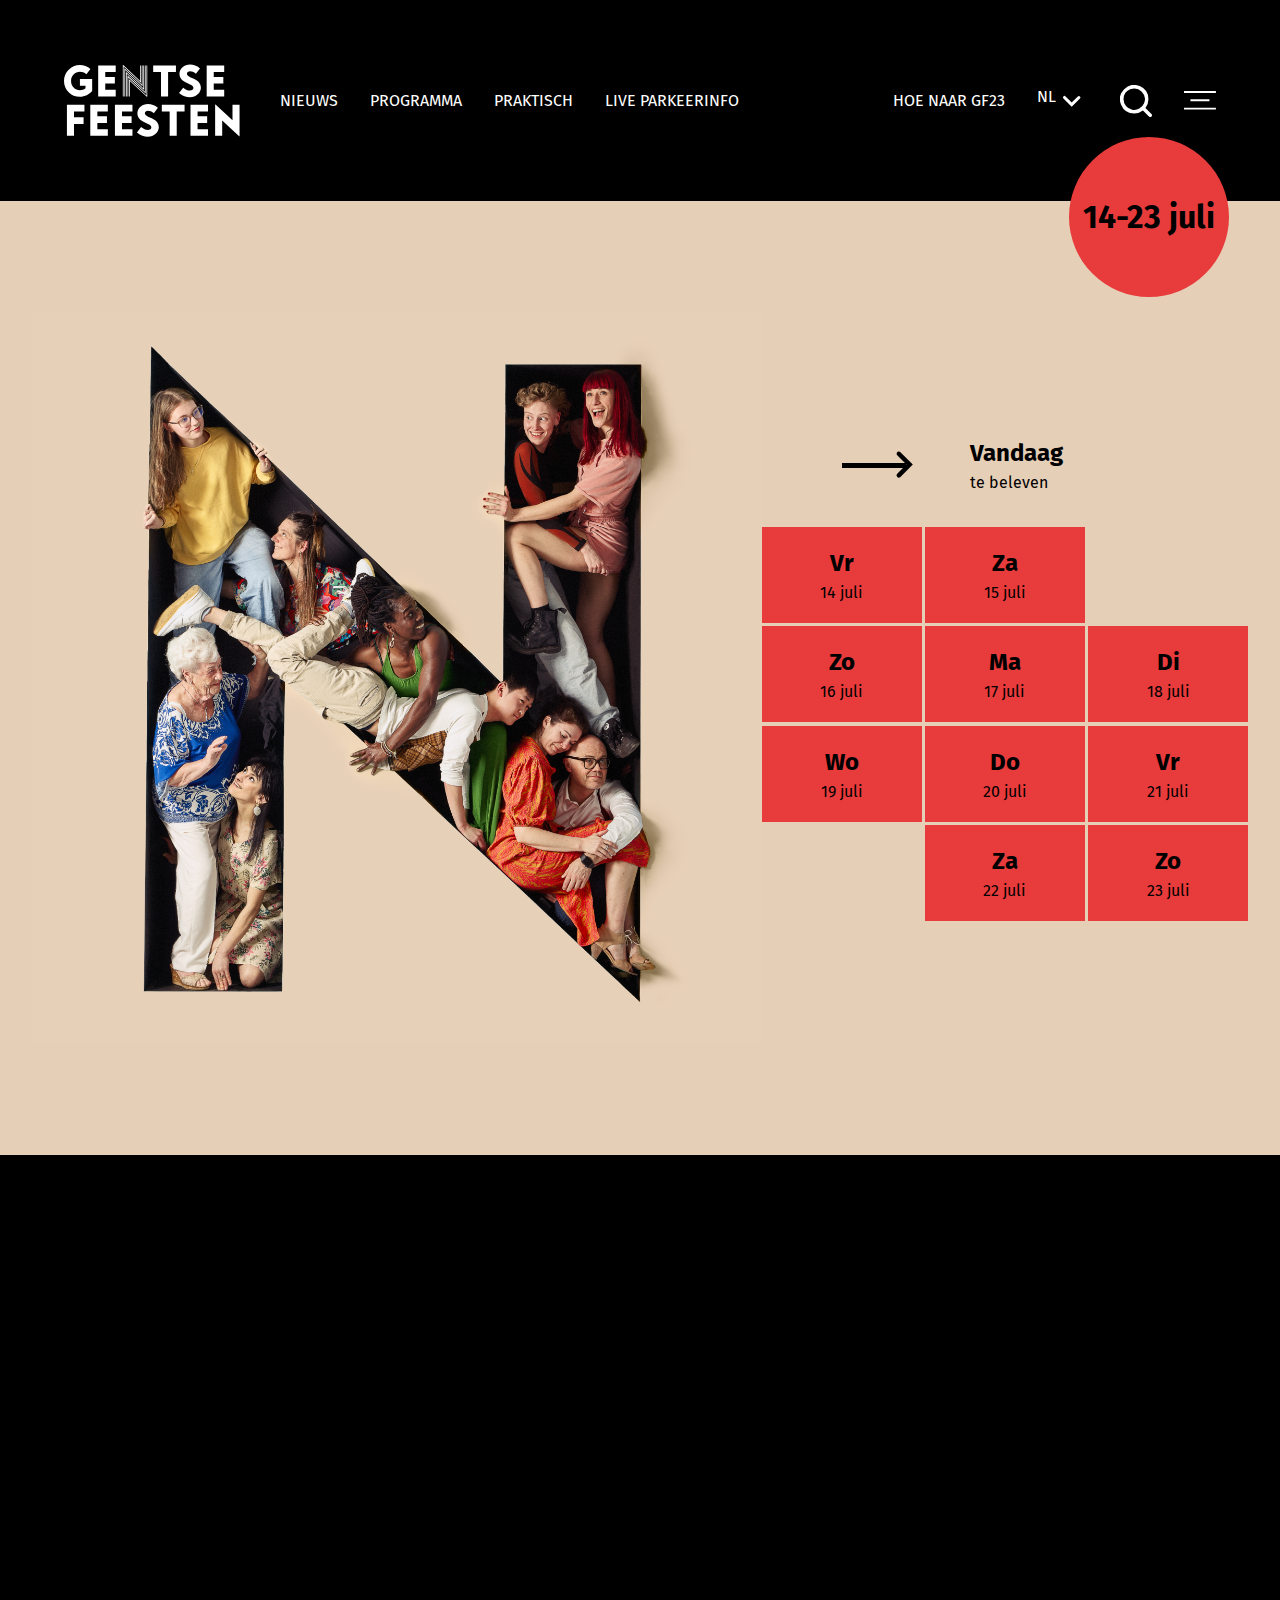
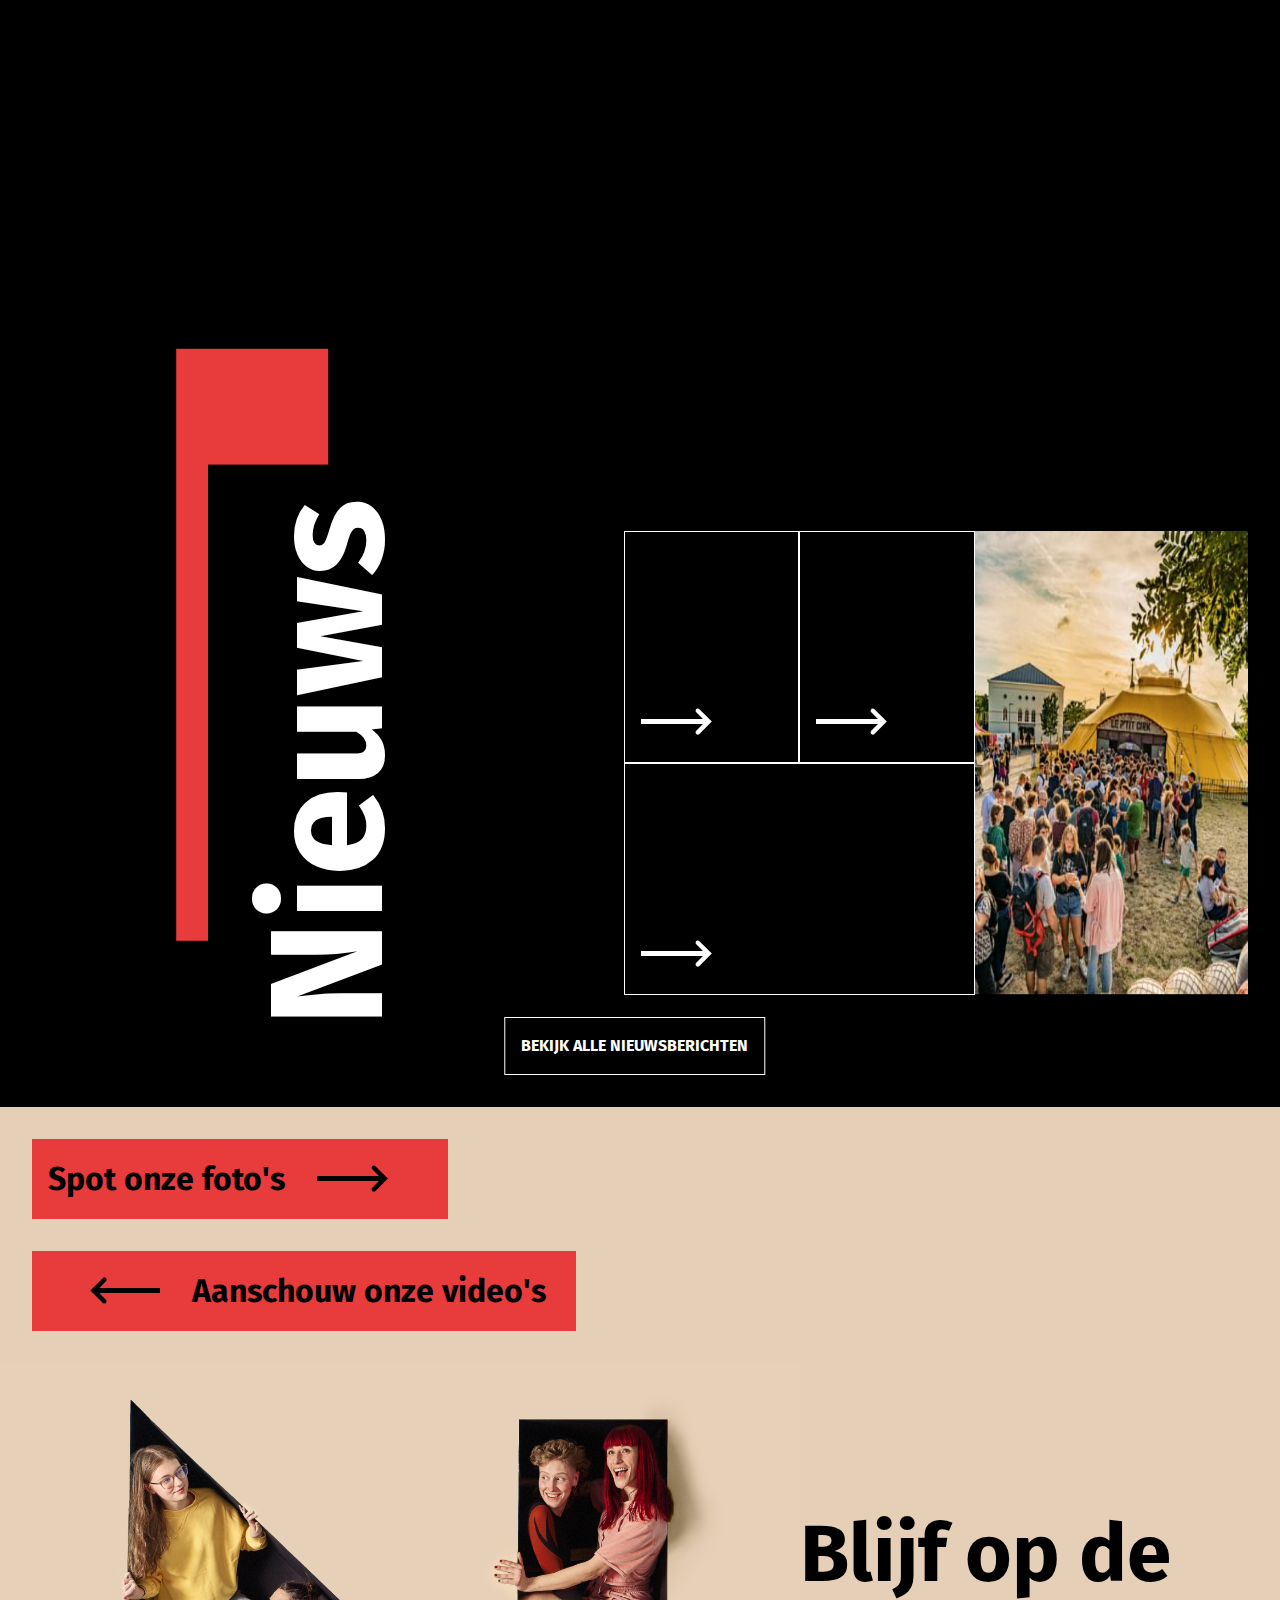
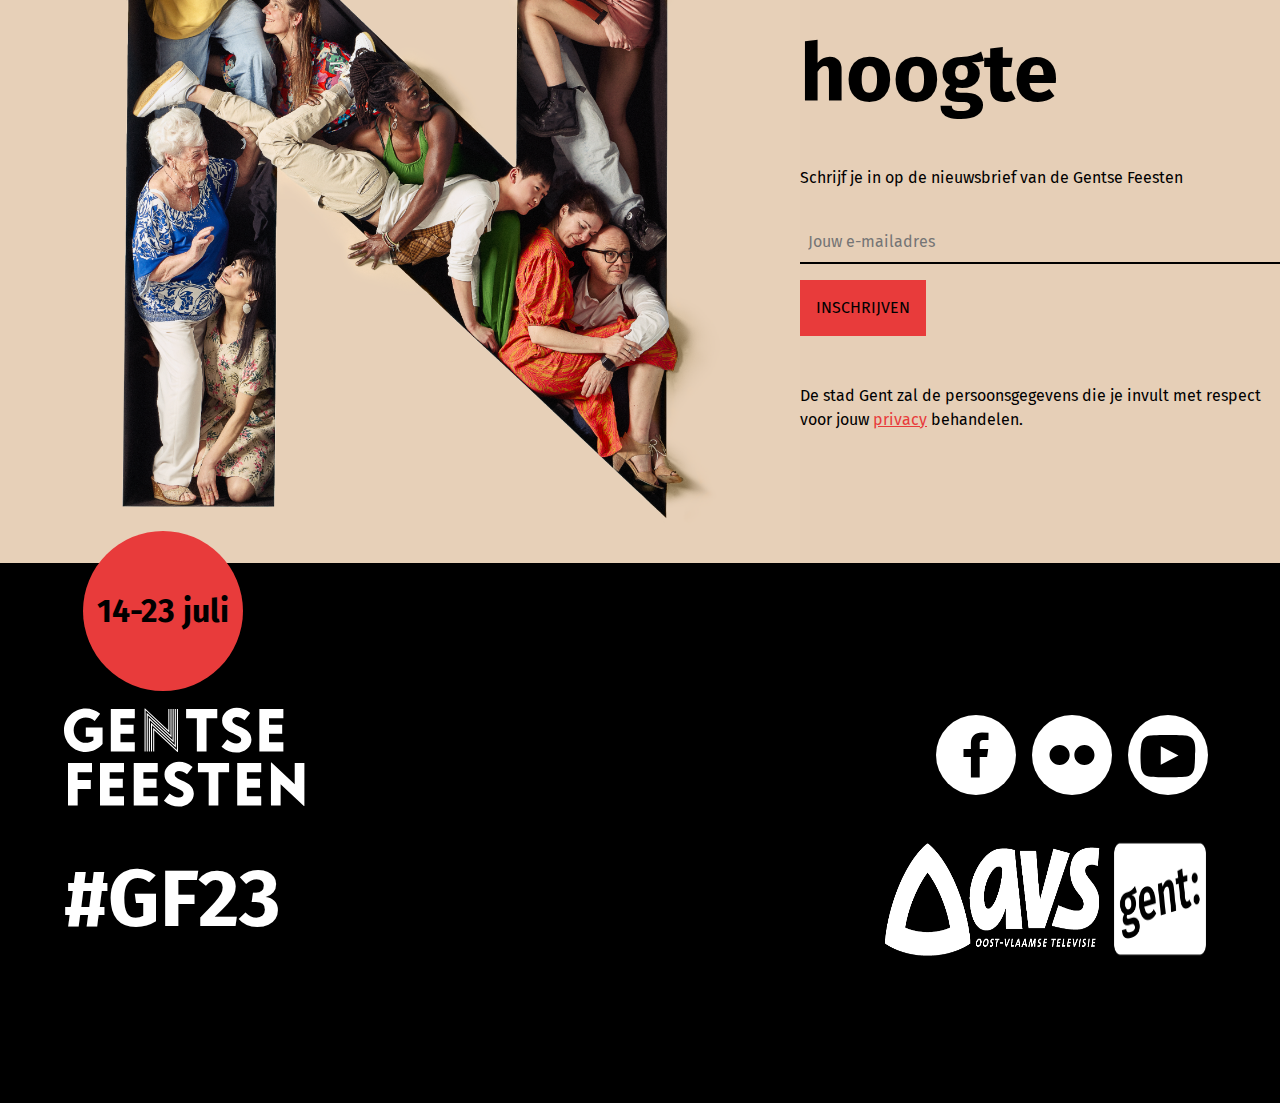
<file: index.html>
<!DOCTYPE html>
<html lang="en">

<head>
  <meta charset="UTF-8">
  <meta name="viewport" content="width=device-width, initial-scale=1.0">
  <title>HOME | Gentse Feesten 2023</title>

  <link rel="apple-touch-icon" sizes="180x180" href="static/img/apple-touch-icon.png">
  <link rel="icon" type="image/png" sizes="32x32" href="static/img/favicon-32x32.png">
  <link rel="icon" type="image/png" sizes="16x16" href="static/img/favicon-16x16.png">
  <link rel="manifest" href="static/img/site.webmanifest">
  <link rel="mask-icon" href="static/img/safari-pinned-tab.svg" color="#5bbad5">
  <meta name="msapplication-TileColor" content="#da532c">
  <meta name="theme-color" content="#ffffff">

  <link rel="stylesheet" href="static/css/reset.css">
  <link rel="stylesheet" href="static/css/fonts.css">
  <link rel="stylesheet" href="static/css/main.css">
</head>

<body>
  <header>
    <a href="index.html"><img id="header-logo" src=""></a>
    <nav>
      <ul>
        <li><a class="nav_hover" href="news.html">NIEUWS</a></li>
        <li><a class="nav_hover" href="events/day.html?day=14">PROGRAMMA</a></li>
        <li><a class="nav_hover" href="#">PRAKTISCH</a></li>
        <li><a class="nav_hover" href="#">LIVE PARKEERINFO</a></li>
      </ul>
      <ul>
        <li><a class="nav_hover" href="#">HOE NAAR GF23</a></li>
        <li><a class="nav_hover_red">NL <svg xmlns="http://www.w3.org/2000/svg" viewBox="0 0 32 32">
              <path fill="currentColor"
                d="m15.7 21.82-8.26-8.26a1.5 1.5 0 1 1 2.12-2.12l.001.001 6.14 6.138 6.14-6.139a1.5 1.5 0 1 1 2.122 2.121l-8.26 8.26z" />
            </svg></a></li>
        <li><a class="nav_hover_red" href="search.html"><svg xmlns="http://www.w3.org/2000/svg" viewBox="0 0 32 32">
              <path fill="currentColor"
                d="m31.474 28.951-6.043-6.025a14.08 14.08 0 0 0 3.004-8.708A14.22 14.22 0 0 0 4.163 4.164a14.215 14.215 0 0 0-3.082 15.495 14.217 14.217 0 0 0 13.136 8.777 14.072 14.072 0 0 0 8.708-3.004l6.025 6.043a1.77 1.77 0 0 0 1.262.526 1.776 1.776 0 0 0 1.261-.526 1.77 1.77 0 0 0 .526-1.261 1.77 1.77 0 0 0-.526-1.262zM3.554 14.218a10.659 10.659 0 0 1 6.583-9.851 10.667 10.667 0 0 1 11.621 2.311 10.66 10.66 0 0 1 2.311 11.621 10.663 10.663 0 0 1-20.514-4.081z" />
            </svg></a></li>
        <li><a id="hamburger_btn" class="nav_hover_red"><svg xmlns="http://www.w3.org/2000/svg" viewBox="0 0 55 32">
              <path fill="currentColor"
                d="M0 0h54.825v3.404H0V0zm11.072 14.298h32.681v3.404H11.072v-3.404zM0 28.596h54.825V32H0v-3.404z" />
            </svg></a></li>
      </ul>
    </nav>
  </header>
  <main>
    <section>
      <div class="red_circle">
        <p>14-23 juli</p>
      </div>
      <div class="container a_center jc_center">
        <figure class="letter">
          <img id="main-logo" src="">
        </figure>
        <div class="container-column">
          <a class="inline arrow" href="events/day.html">
            <div class="container a_center">
              <span class="arrow_line"></span>
              <svg xmlns="http://www.w3.org/2000/svg" viewBox="0 0 32 32">
                <path
                  d="M12.5 7c.384 0 .768.146 1.06.439l8.26 8.261-8.26 8.261a1.5 1.5 0 0 1-2.121-2.122l6.14-6.14-6.14-6.139a1.502 1.502 0 0 1 1.06-2.561z" />
              </svg>
            </div>
            <div>
              <p><strong>Vandaag</strong></p>
              <p>te beleven</p>
            </div>
          </a>
          <div class="grid_container">
            <a href="events/day.html?day=14" class="grid_box grid1">
              <h3>Vr</h3>
              <p>14 juli</p>
            </a>
            <a href="events/day.html?day=15" class="grid_box grid2">
              <h3>Za</h3>
              <p>15 juli</p>
            </a>
            <a href="events/day.html?day=16" class="grid_box grid3">
              <h3>Zo</h3>
              <p>16 juli</p>
            </a>
            <a href="events/day.html?day=17" class="grid_box grid4">
              <h3>Ma</h3>
              <p>17 juli</p>
            </a>
            <a href="events/day.html?day=18" class="grid_box grid5">
              <h3>Di</h3>
              <p>18 juli</p>
            </a>
            <a href="events/day.html?day=19" class="grid_box grid6">
              <h3>Wo</h3>
              <p>19 juli</p>
            </a>
            <a href="events/day.html?day=20" class="grid_box grid7">
              <h3>Do</h3>
              <p>20 juli</p>
            </a>
            <a href="events/day.html?day=21" class="grid_box grid8">
              <h3>Vr</h3>
              <p>21 juli</p>
            </a>
            <a href="events/day.html?day=22" class="grid_box grid9">
              <h3>Za</h3>
              <p>22 juli</p>
            </a>
            <a href="events/day.html?day=23" class="grid_box grid10">
              <h3>Zo</h3>
              <p>23 juli</p>
            </a>
          </div>
        </div>
      </div>
    </section>
    <section class="black_bg container">
      <div class="events_scroll">
        <div id="scroll_box">
        </div>
      </div>
    </section>
    <section class="black_bg">
      <div class="container jc_center">
        <h1 class="side-ways">Nieuws</h1>
        <div class="news_grid_container">
          <div class="news_grid" id="grid1">
            <a class="inline arrow" href="">
              <div class="container a_center">
                <span class="arrow_line"></span>
                <svg xmlns="http://www.w3.org/2000/svg" viewBox="0 0 32 32">
                  <path
                    fill="white"
                    d="M12.5 7c.384 0 .768.146 1.06.439l8.26 8.261-8.26 8.261a1.5 1.5 0 0 1-2.121-2.122l6.14-6.14-6.14-6.139a1.502 1.502 0 0 1 1.06-2.561z" />
                </svg>
              </div>
            </a>
          </div>
          <div class="news_grid" id="grid2">
            <a class="inline arrow" href="">
              <div class="container a_center jc_center">
                <span class="arrow_line"></span>
                <svg xmlns="http://www.w3.org/2000/svg" viewBox="0 0 32 32">
                  <path
                    fill="white"
                    d="M12.5 7c.384 0 .768.146 1.06.439l8.26 8.261-8.26 8.261a1.5 1.5 0 0 1-2.121-2.122l6.14-6.14-6.14-6.139a1.502 1.502 0 0 1 1.06-2.561z" />
                </svg>
              </div>
            </a>
          </div>
          <div class="news_grid" id="grid3">  
            <a class="inline arrow" href="">
              <div class="container a_center">
                <span class="arrow_line"></span>
                <svg xmlns="http://www.w3.org/2000/svg" viewBox="0 0 32 32">
                  <path
                    fill="white"
                    d="M12.5 7c.384 0 .768.146 1.06.439l8.26 8.261-8.26 8.261a1.5 1.5 0 0 1-2.121-2.122l6.14-6.14-6.14-6.139a1.502 1.502 0 0 1 1.06-2.561z" />
                </svg>
              </div>
            </a>
          </div>
        </div>
        <div class="news-img"><img src="static/img/news-grid.png" alt="image where people are in line to enter a tent"></div>
      </div>
      <a class="all_news" href="news.html"><strong>BEKIJK ALLE NIEUWSBERICHTEN</strong></a>
    </section>
  </main>
  <footer>
    <div class="box a_center">
      <p><strong>Spot onze foto's</strong></p>
      <a class="inline arrow" href="">
        <div class="container a_center">
          <span class="arrow_line"></span>
          <svg xmlns="http://www.w3.org/2000/svg" viewBox="0 0 32 32">
            <path
              fill="black"
              d="M12.5 7c.384 0 .768.146 1.06.439l8.26 8.261-8.26 8.261a1.5 1.5 0 0 1-2.121-2.122l6.14-6.14-6.14-6.139a1.502 1.502 0 0 1 1.06-2.561z" />
          </svg>
        </div>
      </a>
    </div>
    <div class="box reverse a_center">
      <a class="inline arrow" href="">
        <div class="container a_center">
          <svg xmlns="http://www.w3.org/2000/svg" viewBox="0 0 32 32"><path d="M20.321 24.4c-.384 0-.768-.146-1.06-.439L11 15.701l8.26-8.262a1.5 1.5 0 0 1 2.121 2.122l-6.14 6.14 6.14 6.14a1.503 1.503 0 0 1-1.06 2.56"/></svg>
          <span class="arrow_line"></span>
        </div>
      </a>
      <p><strong>Aanschouw onze video's</strong></p>
    </div>
    <div class="container a_center jc_center">
      <img class="letter" id="footer-logo" src="" alt="Footer logo image">
      <div class="news-letter">
        <h1>Blijf op de hoogte</h1>
        <p>Schrijf je in op de nieuwsbrief van de Gentse Feesten</p>
        <form>
          <label for="input_email"></label>
          <input
            type="email"
            id="input_email"
            name="input_email"
            placeholder="Jouw e-mailadres"
            required
          />
          <button>INSCHRIJVEN</button>
        </form>
        <p>De stad Gent zal de persoonsgegevens die je invult met respect voor jouw <a href="#">privacy</a> behandelen.</p>
      </div>
    </div>
    <section class="black_bg">
      <div class="red_circle">
        <p>14-23 juli</p>
      </div>
      <div class="container flex_sb">
        <img id="bottom-footer-logo" src="" alt="bottom footer logo">
        <div class="container">
          <a class="white-circle" href="#"><img src="static/img/facebook.svg" alt="facebook link"></a>
                    
          <a class="white-circle" href="#"><img src="static/img/flickr.svg" alt="flickr link"></a>

          <a class="white-circle" href="#"><img src="static/img/youtube.svg" alt="youtube link"></a>
        </div>
      </div>
      <div class="container flex_sb">
        <h1>#GF23</h1>
        <div class="container">
          <img id="avs" src="static/img/AVS.png" alt="avs image">
          <img src="static/img/gent-footer.png" alt="an image with the text 'gent' in it">
        </div>
      </div>
    </section>
  </footer>
  <script src="static/js/hamburgerMenu.js"></script>
  <script src="./static/js/homePage.js" type="module"></script>
</body>
</html>
</file>
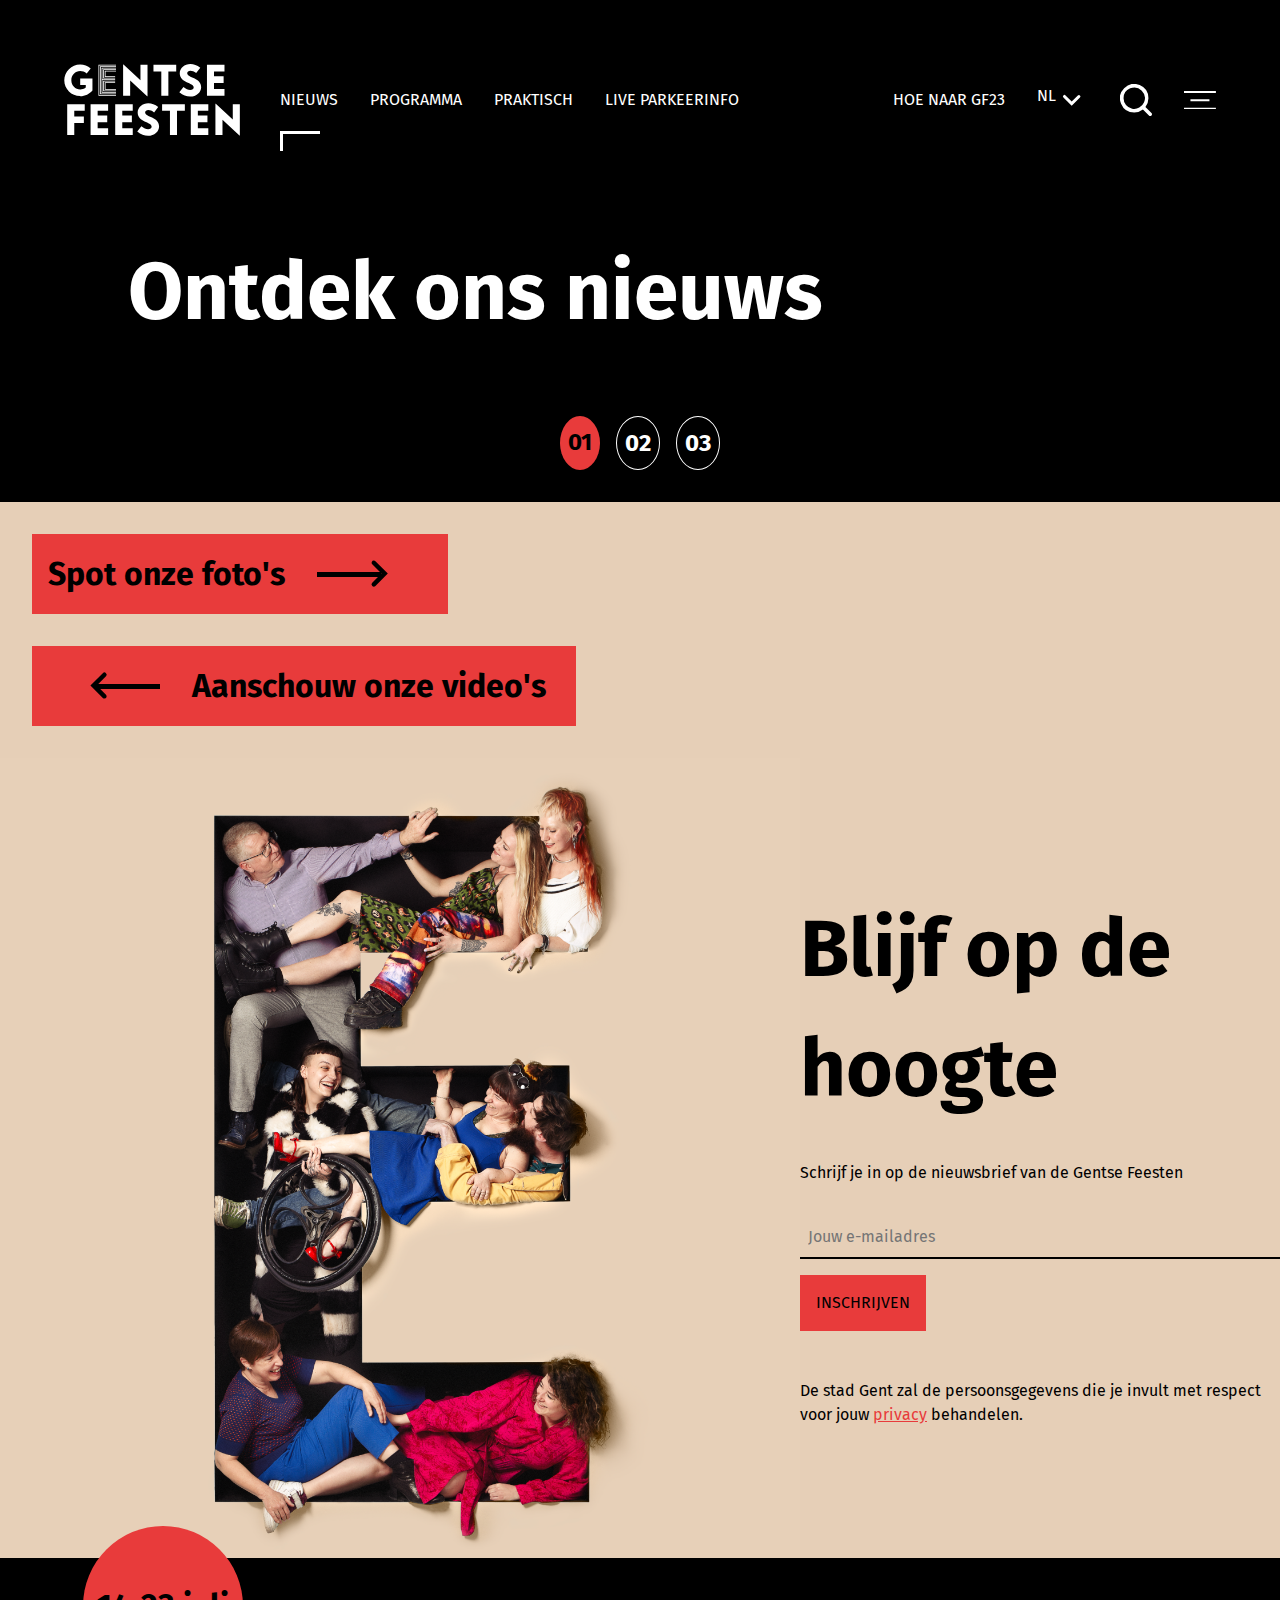
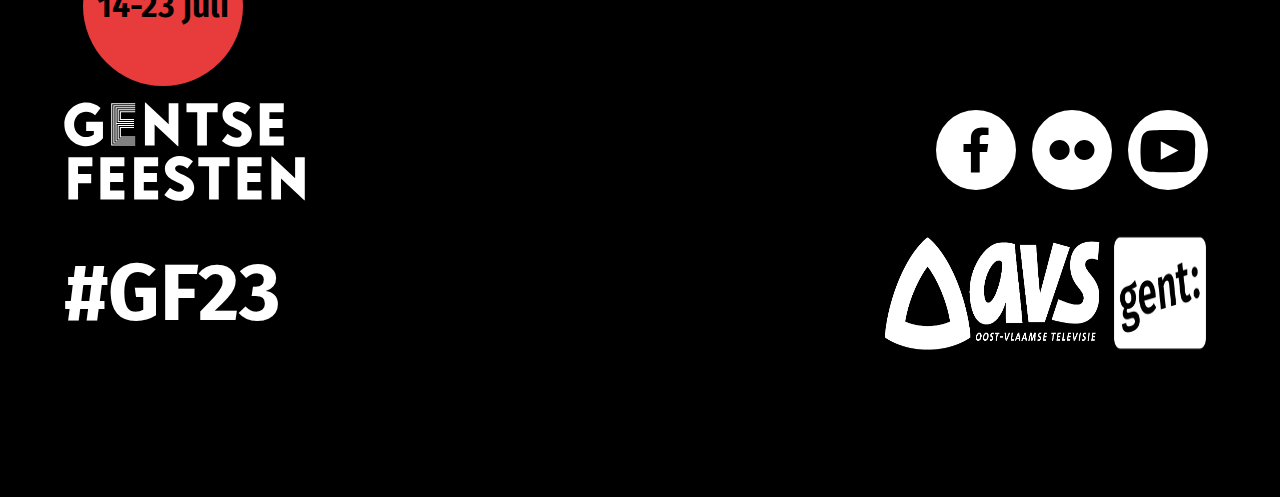
<file: news.html>
<!DOCTYPE html>
<html lang="en">
<head>
  <meta charset="UTF-8">
  <meta name="viewport" content="width=device-width, initial-scale=1.0">
  <title>NEWS | Gentse Feesten 2023</title>
  
  <link rel="apple-touch-icon" sizes="180x180" href="static/img/apple-touch-icon.png">
  <link rel="icon" type="image/png" sizes="32x32" href="static/img/favicon-32x32.png">
  <link rel="icon" type="image/png" sizes="16x16" href="static/img/favicon-16x16.png">
  <link rel="manifest" href="static/img/site.webmanifest">
  <link rel="mask-icon" href="static/img/safari-pinned-tab.svg" color="#5bbad5">
  <meta name="msapplication-TileColor" content="#da532c">
  <meta name="theme-color" content="#ffffff">

  <link rel="stylesheet" href="static/css/reset.css">
  <link rel="stylesheet" href="static/css/fonts.css">
  <link rel="stylesheet" href="static/css/main.css">
</head>
<body>
  <header>
    <a href="index.html"><img id="header-logo" src=""></a>
    <nav>
      <ul>
        <li><a class="active" href="news.html">NIEUWS</a></li>
        <li><a class="nav_hover" href="events/day.html?day=14">PROGRAMMA</a></li>
        <li><a class="nav_hover" href="#">PRAKTISCH</a></li>
        <li><a class="nav_hover" href="#">LIVE PARKEERINFO</a></li>
      </ul>
      <ul>
        <li><a class="nav_hover" href="#">HOE NAAR GF23</a></li>
        <li><a class="nav_hover_red" href="">NL <svg xmlns="http://www.w3.org/2000/svg" viewBox="0 0 32 32">
              <path fill="currentColor"
                d="m15.7 21.82-8.26-8.26a1.5 1.5 0 1 1 2.12-2.12l.001.001 6.14 6.138 6.14-6.139a1.5 1.5 0 1 1 2.122 2.121l-8.26 8.26z" />
            </svg></a></li>
        <li><a class="nav_hover_red" href="search.html"><svg xmlns="http://www.w3.org/2000/svg" viewBox="0 0 32 32">
              <path fill="currentColor"
                d="m31.474 28.951-6.043-6.025a14.08 14.08 0 0 0 3.004-8.708A14.22 14.22 0 0 0 4.163 4.164a14.215 14.215 0 0 0-3.082 15.495 14.217 14.217 0 0 0 13.136 8.777 14.072 14.072 0 0 0 8.708-3.004l6.025 6.043a1.77 1.77 0 0 0 1.262.526 1.776 1.776 0 0 0 1.261-.526 1.77 1.77 0 0 0 .526-1.261 1.77 1.77 0 0 0-.526-1.262zM3.554 14.218a10.659 10.659 0 0 1 6.583-9.851 10.667 10.667 0 0 1 11.621 2.311 10.66 10.66 0 0 1 2.311 11.621 10.663 10.663 0 0 1-20.514-4.081z" />
            </svg></a></li>
        <li><a class="nav_hover_red" href=""><svg xmlns="http://www.w3.org/2000/svg" viewBox="0 0 55 32">
              <path fill="currentColor"
                d="M0 0h54.825v3.404H0V0zm11.072 14.298h32.681v3.404H11.072v-3.404zM0 28.596h54.825V32H0v-3.404z" />
            </svg></a></li>
      </ul>
    </nav>
  </header>
  <main class="black_bg">
    <section id="news-container">
      <h1>Ontdek ons nieuws</h1>
    </section>
    <section class="page_selection container">
      <h2 class="active">01</h2>
      <h2>02</h2>
      <h2>03</h2>
    </section>
  </main>
  <footer>
    <div class="box a_center">
      <p><strong>Spot onze foto's</strong></p>
      <a class="inline arrow" href="">
        <div class="container a_center">
          <span class="arrow_line"></span>
          <svg xmlns="http://www.w3.org/2000/svg" viewBox="0 0 32 32">
            <path
              fill="black"
              d="M12.5 7c.384 0 .768.146 1.06.439l8.26 8.261-8.26 8.261a1.5 1.5 0 0 1-2.121-2.122l6.14-6.14-6.14-6.139a1.502 1.502 0 0 1 1.06-2.561z" />
          </svg>
        </div>
      </a>
    </div>
    <div class="box reverse a_center">
      <a class="inline arrow" href="">
        <div class="container a_center">
          <svg xmlns="http://www.w3.org/2000/svg" viewBox="0 0 32 32"><path d="M20.321 24.4c-.384 0-.768-.146-1.06-.439L11 15.701l8.26-8.262a1.5 1.5 0 0 1 2.121 2.122l-6.14 6.14 6.14 6.14a1.503 1.503 0 0 1-1.06 2.56"/></svg>
          <span class="arrow_line"></span>
        </div>
      </a>
      <p><strong>Aanschouw onze video's</strong></p>
    </div>
    <div class="container a_center jc_center">
      <img class="letter" id="footer-logo" src="" alt="Footer logo image">
      <div class="news-letter">
        <h1>Blijf op de hoogte</h1>
        <p>Schrijf je in op de nieuwsbrief van de Gentse Feesten</p>
        <form>
          <label for="input_email"></label>
          <input
            type="email"
            id="input_email"
            name="input_email"
            placeholder="Jouw e-mailadres"
            required
          />
          <button>INSCHRIJVEN</button>
        </form>
        <p>De stad Gent zal de persoonsgegevens die je invult met respect voor jouw <a href="#">privacy</a> behandelen.</p>
      </div>
    </div>
    <section class="black_bg">
      <div class="red_circle">
        <p>14-23 juli</p>
      </div>
      <div class="container flex_sb">
        <img id="bottom-footer-logo" src="" alt="bottom footer logo">
        <div class="container">
          <a class="white-circle" href="#"><img src="static/img/facebook.svg" alt="facebook link"></a>

          <a class="white-circle" href="#"><img src="static/img/flickr.svg" alt="flickr link"></a>

          <a class="white-circle" href="#"><img src="static/img/youtube.svg" alt="youtube link"></a>
        </div>
      </div>
      <div class="container flex_sb">
        <h1>#GF23</h1>
        <div class="container">
          <img id="avs" src="static/img/AVS.png" alt="avs image">
          <img src="static/img/gent-footer.png" alt="an image with the text 'gent' in it">
        </div>
      </div>
    </section>
  </footer>
  <script src="static/js/newsPage.js" type="module"></script>
</body>
</html>
</file>
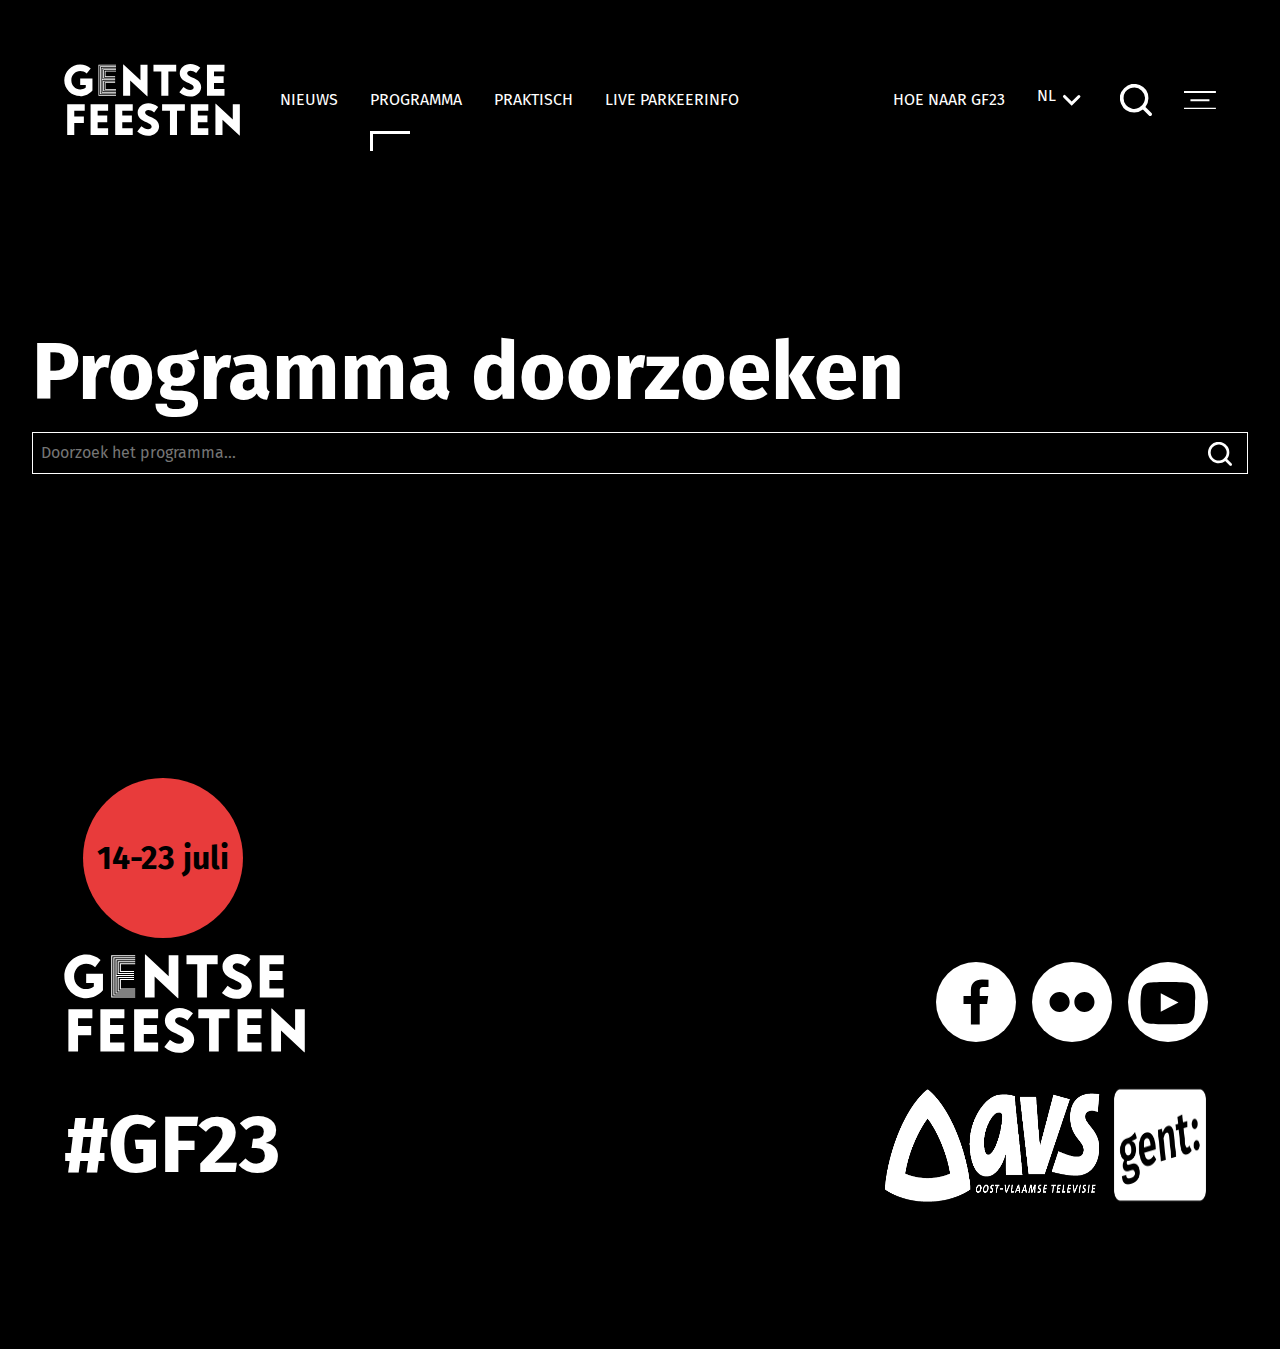
<file: search.html>
<!DOCTYPE html>
<html lang="en">
<head>
  <meta charset="UTF-8">
  <meta name="viewport" content="width=device-width, initial-scale=1.0">
  <title>Programma | Gentse Feesten 2023</title>
  
  <link rel="apple-touch-icon" sizes="180x180" href="static/img/apple-touch-icon.png">
  <link rel="icon" type="image/png" sizes="32x32" href="static/img/favicon-32x32.png">
  <link rel="icon" type="image/png" sizes="16x16" href="static/img/favicon-16x16.png">
  <link rel="manifest" href="static/img/site.webmanifest">
  <link rel="mask-icon" href="static/img/safari-pinned-tab.svg" color="#5bbad5">
  <meta name="msapplication-TileColor" content="#da532c">
  <meta name="theme-color" content="#ffffff">

  <link rel="stylesheet" href="static/css/reset.css">
  <link rel="stylesheet" href="static/css/fonts.css">
  <link rel="stylesheet" href="static/css/main.css">
</head>
<body>
  <header>
    <a href="../index.html"><img id="header-logo" src=""></a>
    <nav>
      <ul>
        <li><a class="nav_hover" href="../news.html">NIEUWS</a></li>
        <li><a class="active" href="events/day.html">PROGRAMMA</a></li>
        <li><a class="nav_hover" href="#">PRAKTISCH</a></li>
        <li><a class="nav_hover" href="#">LIVE PARKEERINFO</a></li>
      </ul>
      <ul>
        <li><a class="nav_hover" href="#">HOE NAAR GF23</a></li>
        <li><a class="nav_hover_red" href="">NL <svg xmlns="http://www.w3.org/2000/svg" viewBox="0 0 32 32">
              <path fill="currentColor"
                d="m15.7 21.82-8.26-8.26a1.5 1.5 0 1 1 2.12-2.12l.001.001 6.14 6.138 6.14-6.139a1.5 1.5 0 1 1 2.122 2.121l-8.26 8.26z" />
            </svg></a></li>
        <li><a class="nav_hover_red" href="search.html"><svg xmlns="http://www.w3.org/2000/svg" viewBox="0 0 32 32">
              <path fill="currentColor"
                d="m31.474 28.951-6.043-6.025a14.08 14.08 0 0 0 3.004-8.708A14.22 14.22 0 0 0 4.163 4.164a14.215 14.215 0 0 0-3.082 15.495 14.217 14.217 0 0 0 13.136 8.777 14.072 14.072 0 0 0 8.708-3.004l6.025 6.043a1.77 1.77 0 0 0 1.262.526 1.776 1.776 0 0 0 1.261-.526 1.77 1.77 0 0 0 .526-1.261 1.77 1.77 0 0 0-.526-1.262zM3.554 14.218a10.659 10.659 0 0 1 6.583-9.851 10.667 10.667 0 0 1 11.621 2.311 10.66 10.66 0 0 1 2.311 11.621 10.663 10.663 0 0 1-20.514-4.081z" />
            </svg></a></li>
        <li><a class="nav_hover_red" href=""><svg xmlns="http://www.w3.org/2000/svg" viewBox="0 0 55 32">
              <path fill="currentColor"
                d="M0 0h54.825v3.404H0V0zm11.072 14.298h32.681v3.404H11.072v-3.404zM0 28.596h54.825V32H0v-3.404z" />
            </svg></a></li>
      </ul>
    </nav>
  </header>
  <main class="black_bg">
    <section>
      <h1>Programma doorzoeken</h1>
      <form for="search">
          <input type="text" name="search" placeholder="Doorzoek het programma...">
          <button class="btn_input"><svg version="1.1" xmlns="http://www.w3.org/2000/svg" viewBox="0 0 32 32">
            <path fill="white" d="M31.474 28.951l-6.043-6.025c1.95-2.484 3.007-5.551 3.004-8.708 0-2.812-0.834-5.561-2.396-7.899s-3.783-4.16-6.381-5.237c-2.598-1.076-5.457-1.358-8.215-0.809s-5.291 1.903-7.28 3.891-3.342 4.522-3.891 7.28-0.267 5.617 0.809 8.215c1.076 2.598 2.898 4.818 5.237 6.381s5.087 2.396 7.899 2.396c3.157 0.004 6.225-1.054 8.708-3.004l6.025 6.043c0.165 0.167 0.362 0.299 0.578 0.389s0.449 0.137 0.684 0.137c0.235 0 0.467-0.047 0.683-0.137s0.413-0.223 0.578-0.389c0.167-0.165 0.299-0.362 0.389-0.578s0.137-0.449 0.137-0.683-0.046-0.467-0.137-0.684c-0.090-0.217-0.222-0.413-0.389-0.578zM3.554 14.218c0-2.109 0.625-4.171 1.797-5.924s2.837-3.12 4.786-3.927c1.948-0.807 4.092-1.018 6.161-0.607s3.969 1.427 5.46 2.918c1.491 1.491 2.507 3.391 2.918 5.46s0.2 4.212-0.607 6.161c-0.807 1.948-2.174 3.614-3.927 4.785s-3.815 1.797-5.924 1.797c-2.828 0-5.54-1.123-7.54-3.123s-3.123-4.712-3.123-7.54z"></path>
            </svg>
            </button>
      </form>
    </section>
    <section id="events">
      <div class="cards" id="cards"></div>
    </section>
  </main>
  <footer>
    <section class="black_bg">
      <div class="red_circle">
        <p>14-23 juli</p>
      </div>
      <div class="container flex_sb">
        <img id="bottom-footer-logo" src="" alt="bottom footer logo">
        <div class="container">
          <a class="white-circle" href="#"><img src="../static/img/facebook.svg" alt="facebook link"></a>

          <a class="white-circle" href="#"><img src="../static/img/flickr.svg" alt="flickr link"></a>

          <a class="white-circle" href="#"><img src="../static/img/youtube.svg" alt="youtube link"></a>
        </div>
      </div>
      <div class="container flex_sb">
        <h1>#GF23</h1>
        <div class="container">
          <img id="avs" src="../static/img/AVS.png" alt="avs image">
          <img src="../static/img/gent-footer.png" alt="an image with the text 'gent' in it">
        </div>
      </div>
    </section>
  </footer>
  <script src="../static/js/searchPage.js" type="module"></script>
</body>
</html>
</file>
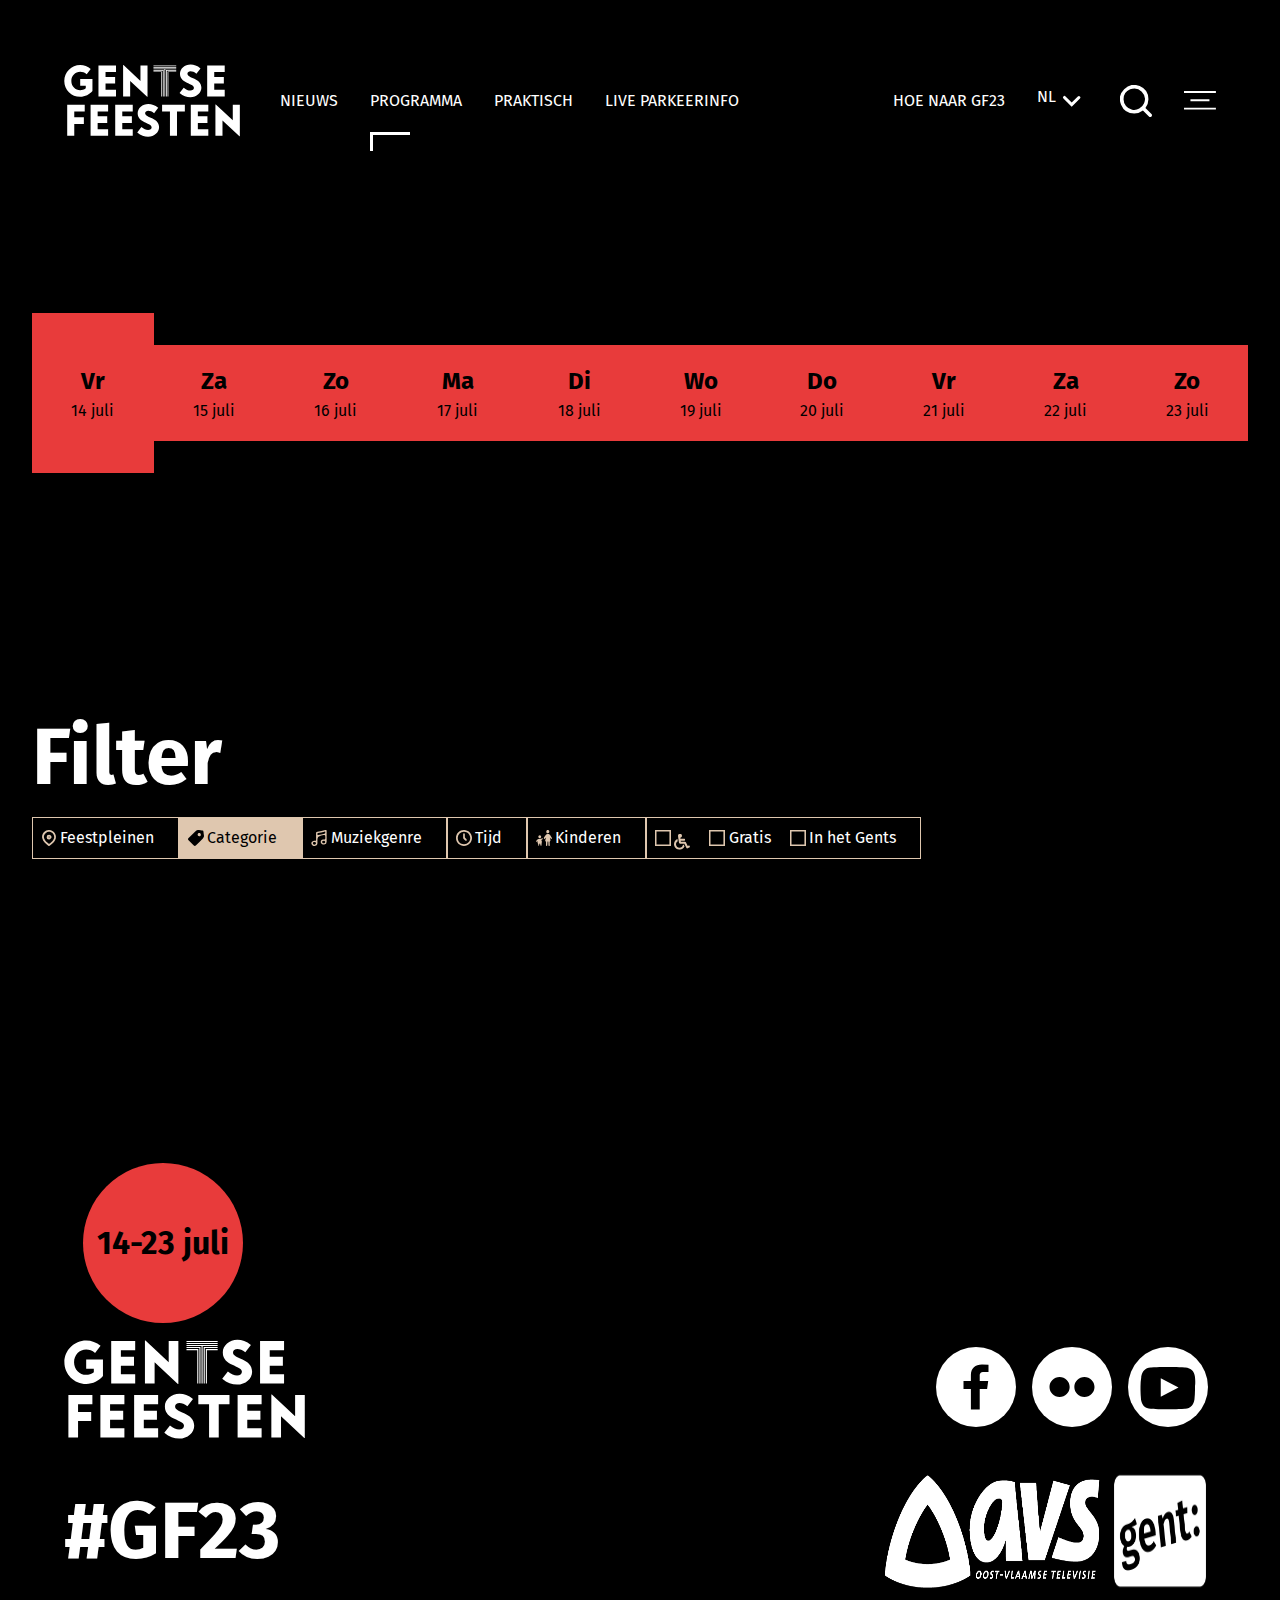
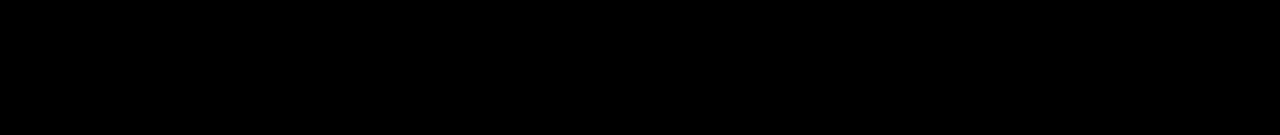
<file: events/day.html>
<!DOCTYPE html>
<html lang="en">
<head>
  <meta charset="UTF-8">
  <meta name="viewport" content="width=device-width, initial-scale=1.0">
  <title>Programma | Gentse Feesten 2023</title>
  
  <link rel="apple-touch-icon" sizes="180x180" href="../static/img/apple-touch-icon.png">
  <link rel="icon" type="image/png" sizes="32x32" href="../static/img/favicon-32x32.png">
  <link rel="icon" type="image/png" sizes="16x16" href="../static/img/favicon-16x16.png">
  <link rel="manifest" href="../static/img/site.webmanifest">
  <link rel="mask-icon" href="../static/img/safari-pinned-tab.svg" color="#5bbad5">
  <meta name="msapplication-TileColor" content="#da532c">
  <meta name="theme-color" content="#ffffff">

  <link rel="stylesheet" href="../static/css/reset.css">
  <link rel="stylesheet" href="../static/css/fonts.css">
  <link rel="stylesheet" href="../static/css/main.css">
</head>
<body>
  <header>
    <a href="../index.html"><img id="header-logo" src=""></a>
    <nav>
      <ul>
        <li><a class="nav_hover" href="../news.html">NIEUWS</a></li>
        <li><a class="active" href="day.html">PROGRAMMA</a></li>
        <li><a class="nav_hover" href="#">PRAKTISCH</a></li>
        <li><a class="nav_hover" href="#">LIVE PARKEERINFO</a></li>
      </ul>
      <ul>
        <li><a class="nav_hover" href="#">HOE NAAR GF23</a></li>
        <li><a class="nav_hover_red" href="">NL <svg xmlns="http://www.w3.org/2000/svg" viewBox="0 0 32 32">
              <path fill="currentColor"
                d="m15.7 21.82-8.26-8.26a1.5 1.5 0 1 1 2.12-2.12l.001.001 6.14 6.138 6.14-6.139a1.5 1.5 0 1 1 2.122 2.121l-8.26 8.26z" />
            </svg></a></li>
        <li><a class="nav_hover_red" href="../search.html"><svg xmlns="http://www.w3.org/2000/svg" viewBox="0 0 32 32">
              <path fill="currentColor"
                d="m31.474 28.951-6.043-6.025a14.08 14.08 0 0 0 3.004-8.708A14.22 14.22 0 0 0 4.163 4.164a14.215 14.215 0 0 0-3.082 15.495 14.217 14.217 0 0 0 13.136 8.777 14.072 14.072 0 0 0 8.708-3.004l6.025 6.043a1.77 1.77 0 0 0 1.262.526 1.776 1.776 0 0 0 1.261-.526 1.77 1.77 0 0 0 .526-1.261 1.77 1.77 0 0 0-.526-1.262zM3.554 14.218a10.659 10.659 0 0 1 6.583-9.851 10.667 10.667 0 0 1 11.621 2.311 10.66 10.66 0 0 1 2.311 11.621 10.663 10.663 0 0 1-20.514-4.081z" />
            </svg></a></li>
        <li><a class="nav_hover_red" href=""><svg xmlns="http://www.w3.org/2000/svg" viewBox="0 0 55 32">
              <path fill="currentColor"
                d="M0 0h54.825v3.404H0V0zm11.072 14.298h32.681v3.404H11.072v-3.404zM0 28.596h54.825V32H0v-3.404z" />
            </svg></a></li>
      </ul>
    </nav>
  </header>
  <main>
    <section class="black_bg">
      <div class="container-row">
        <a id="14 juli" href="?day=14" class="grid_box">
          <h3>Vr</h3>
          <p>14 juli</p>
        </a>
        <a id="15 juli" href="?day=15" class="grid_box">
          <h3>Za</h3>
          <p>15 juli</p>
        </a>
        <a id="16 juli" href="?day=16" class="grid_box">
          <h3>Zo</h3>
          <p>16 juli</p>
        </a>
        <a id="17 juli" href="?day=17" class="grid_box">
          <h3>Ma</h3>
          <p>17 juli</p>
        </a>
        <a id="18 juli" href="?day=18" class="grid_box">
          <h3>Di</h3>
          <p>18 juli</p>
        </a>
        <a id="19 juli" href="?day=19" class="grid_box">
          <h3>Wo</h3>
          <p>19 juli</p>
        </a>
        <a id="20 juli" href="?day=20" class="grid_box">
          <h3>Do</h3>
          <p>20 juli</p>
        </a>
        <a id="21 juli" href="?day=21" class="grid_box">
          <h3>Vr</h3>
          <p>21 juli</p>
        </a>
        <a id="22 juli" href="?day=22" class="grid_box">
          <h3>Za</h3>
          <p>22 juli</p>
        </a>
        <a id="23 juli" href="?day=23" class="grid_box">
          <h3>Zo</h3>
          <p>23 juli</p>
        </a>
      </div>
    </section>
    <section class="black_bg">
      <h1>Filter</h1>
      <div class="container filter">
        <div>
          <div class="container-row">
            <div>
              <img src="../static/img/location.svg" alt="image that indicates it's about locations">
              <p>Feestpleinen</p>
            </div>
            <div class="active">
              <img src="../static/img/tag.svg" alt="image that indicates it's about categorien">
              <p>Categorie</p>
            </div>
            <div>
              <img src="../static/img/music.svg" alt="image that indicates it's about music">
              <p>Muziekgenre</p>
            </div>
            <div>
              <img src="../static/img/clock.svg" alt="image that indicates it's about events based on time periods">
              <p>Tijd</p>
            </div>
            <div>
              <img src="../static/img/child-parent.svg" alt="image that indicates it's about events that are for kids">
              <p>Kinderen</p>
            </div>
            <div>
              <img src="../static//img/rectangle.svg" alt="image that looks like u can click it but no">
              <p>
                <img src="../static/img/wheelchair.svg" alt="image that indicates it's about events that are accessible for people in wheelchairs">
              </p>
              

              <img src="../static//img/rectangle.svg" alt="image that looks like u can click it but no">
              <p>Gratis</p>

              <img src="../static//img/rectangle.svg" alt="image that looks like u can click it but no">
              <p>In het Gents</p>
            </div>
          </div>
          <div id="filter_content" class="container"></div>
        </div>
      </div>
    </section>
    <section class="black_bg">
    <div id="events"></div>
    </section>
  </main>
  <footer>
    <section class="black_bg">
      <div class="red_circle">
        <p>14-23 juli</p>
      </div>
      <div class="container flex_sb">
        <img id="bottom-footer-logo" src="" alt="bottom footer logo">
        <div class="container">
          <a class="white-circle" href="#"><img src="../static/img/facebook.svg" alt="facebook link"></a>

          <a class="white-circle" href="#"><img src="../static/img/flickr.svg" alt="flickr link"></a>

          <a class="white-circle" href="#"><img src="../static/img/youtube.svg" alt="youtube link"></a>
        </div>
      </div>
      <div class="container flex_sb">
        <h1>#GF23</h1>
        <div class="container">
          <img id="avs" src="../static/img/AVS.png" alt="avs image">
          <img src="../static/img/gent-footer.png" alt="an image with the text 'gent' in it">
        </div>
      </div>
    </section>
  </footer>
  <script src="../static/js/programPage.js" type="module"></script>
</body>
</html>
</file>
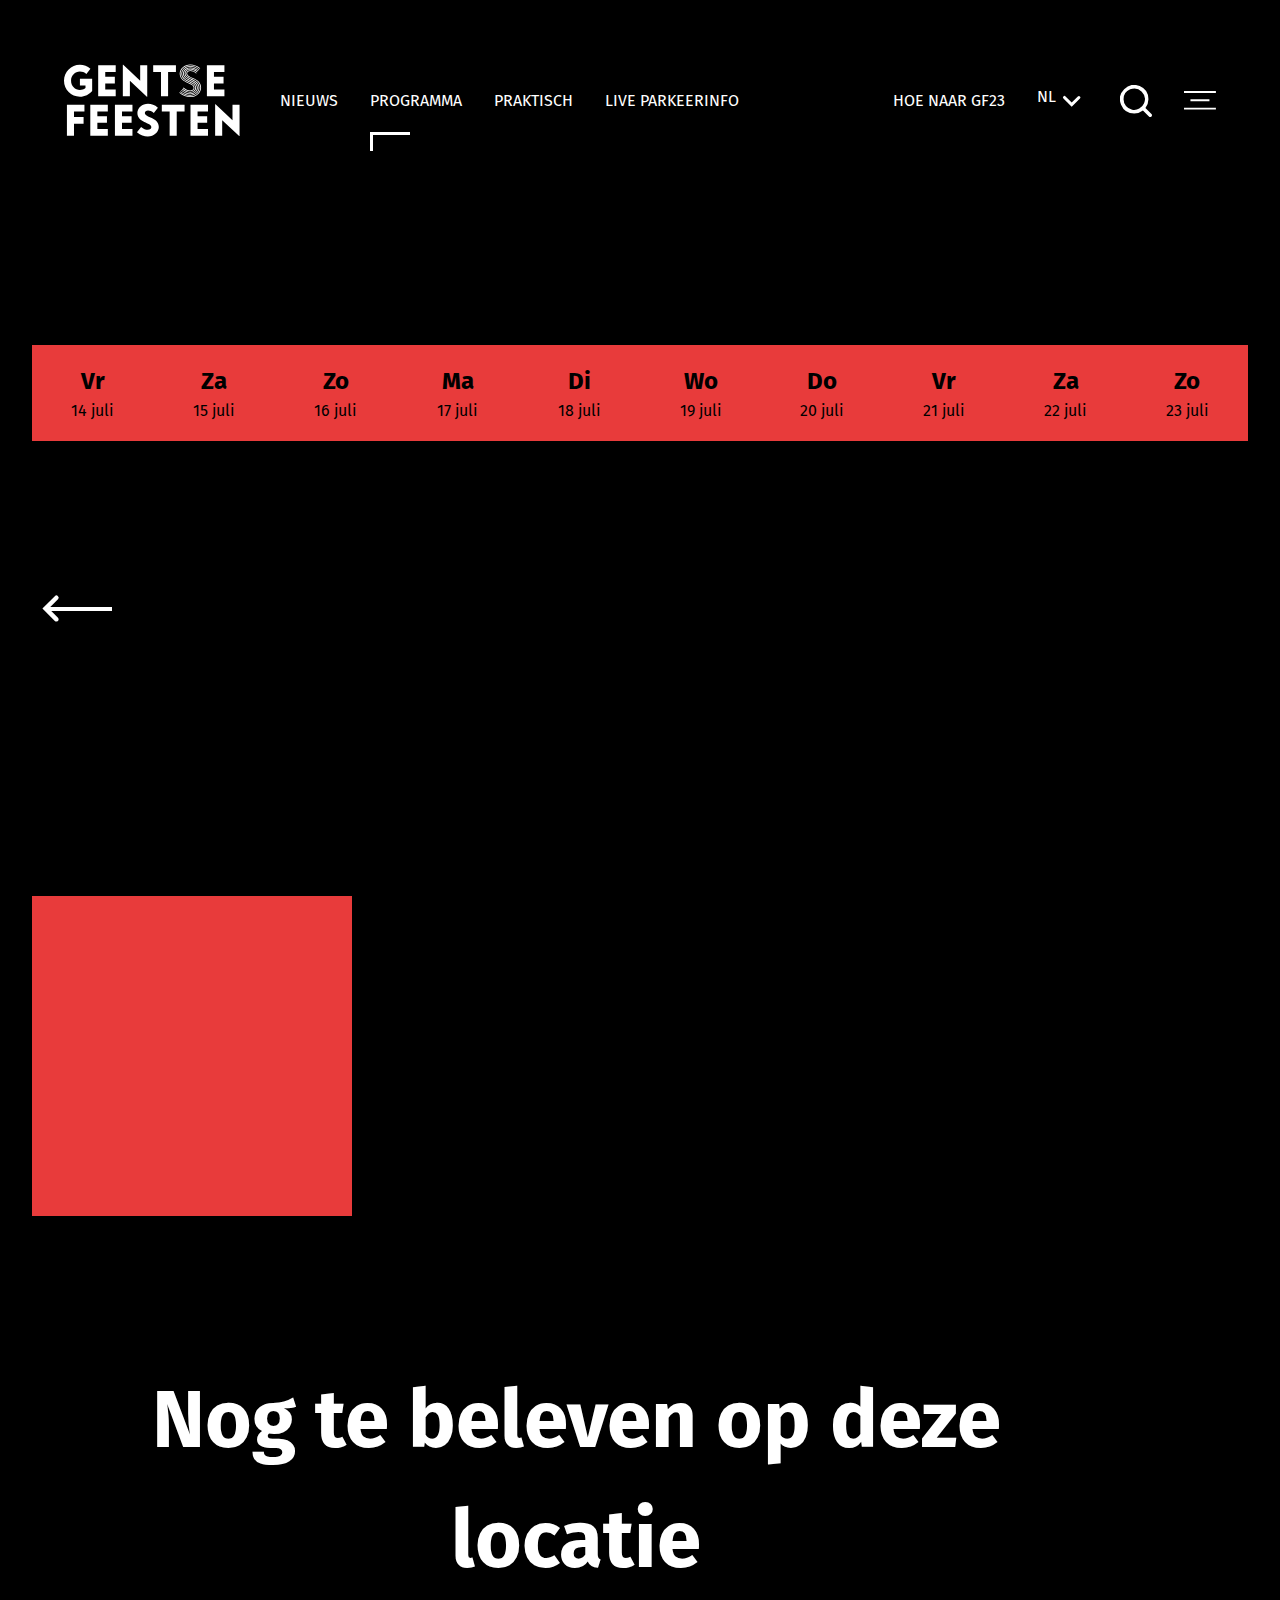
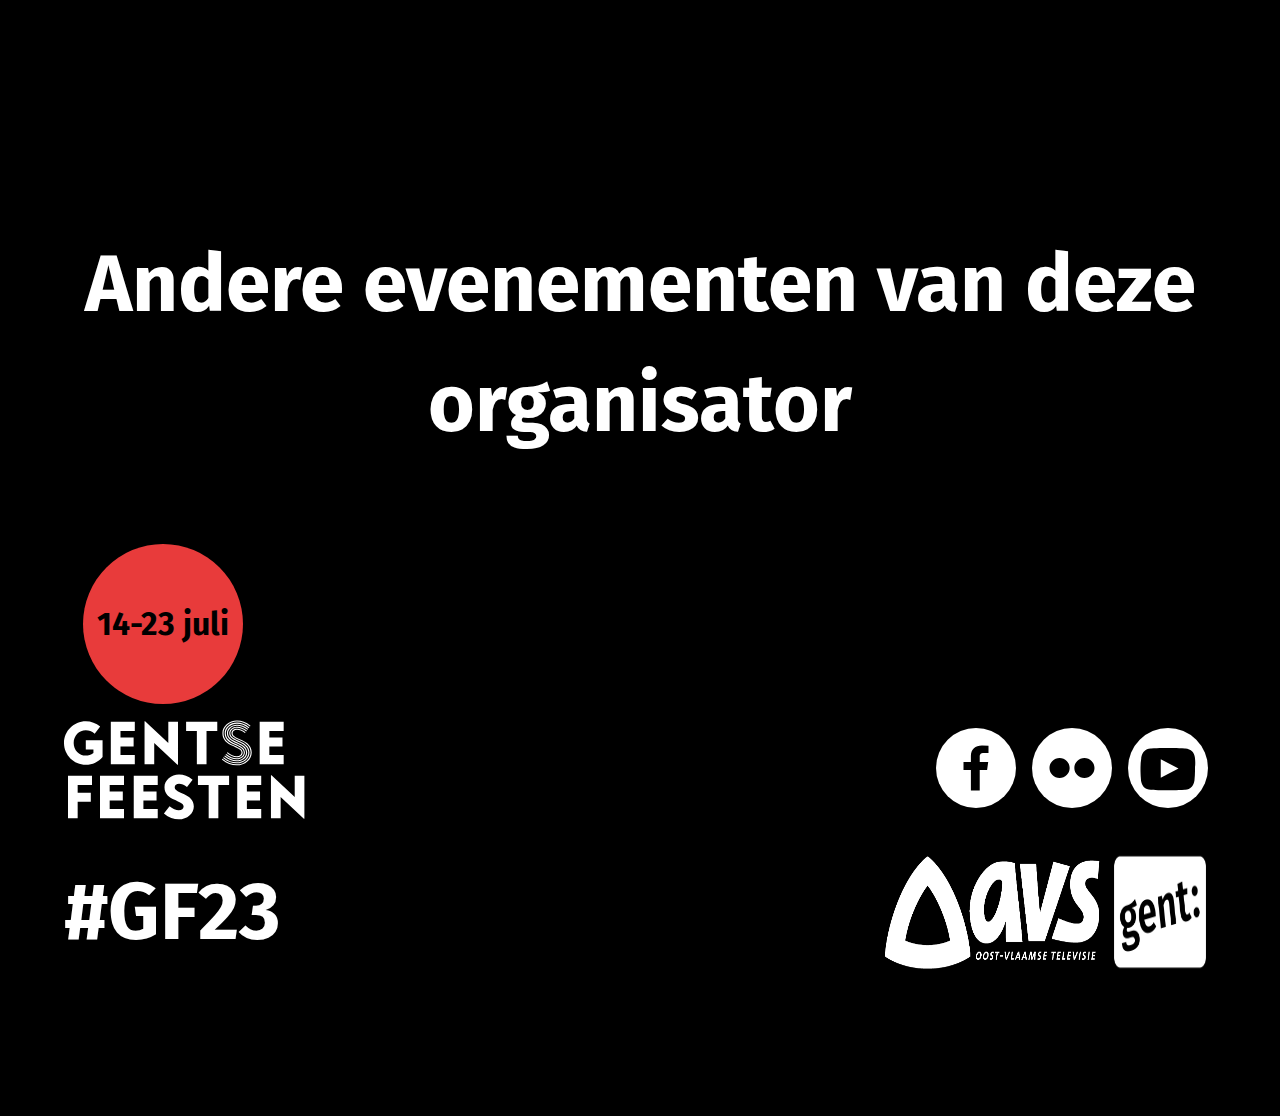
<file: events/detail.html>
<!DOCTYPE html>
<html lang="en">

<head>
  <meta charset="UTF-8">
  <meta name="viewport" content="width=device-width, initial-scale=1.0">
  <title>Programma | Gentse Feesten 2023</title>

  <link rel="apple-touch-icon" sizes="180x180" href="../static/img/apple-touch-icon.png">
  <link rel="icon" type="image/png" sizes="32x32" href="../static/img/favicon-32x32.png">
  <link rel="icon" type="image/png" sizes="16x16" href="../static/img/favicon-16x16.png">
  <link rel="manifest" href="../static/img/site.webmanifest">
  <link rel="mask-icon" href="../static/img/safari-pinned-tab.svg" color="#5bbad5">
  <meta name="msapplication-TileColor" content="#da532c">
  <meta name="theme-color" content="#ffffff">

  <link rel="stylesheet" href="../static/css/reset.css">
  <link rel="stylesheet" href="../static/css/fonts.css">
  <link rel="stylesheet" href="../static/css/main.css">
</head>

<body>
  <header>
    <a href="../index.html"><img id="header-logo" src=""></a>
    <nav>
      <ul>
        <li><a class="nav_hover" href="../news.html">NIEUWS</a></li>
        <li><a class="active" href="day.html">PROGRAMMA</a></li>
        <li><a class="nav_hover" href="#">PRAKTISCH</a></li>
        <li><a class="nav_hover" href="#">LIVE PARKEERINFO</a></li>
      </ul>
      <ul>
        <li><a class="nav_hover" href="#">HOE NAAR GF23</a></li>
        <li><a class="nav_hover_red" href="">NL <svg xmlns="http://www.w3.org/2000/svg" viewBox="0 0 32 32">
              <path fill="currentColor"
                d="m15.7 21.82-8.26-8.26a1.5 1.5 0 1 1 2.12-2.12l.001.001 6.14 6.138 6.14-6.139a1.5 1.5 0 1 1 2.122 2.121l-8.26 8.26z" />
            </svg></a></li>
        <li><a class="nav_hover_red" href="../search.html"><svg xmlns="http://www.w3.org/2000/svg" viewBox="0 0 32 32">
              <path fill="currentColor"
                d="m31.474 28.951-6.043-6.025a14.08 14.08 0 0 0 3.004-8.708A14.22 14.22 0 0 0 4.163 4.164a14.215 14.215 0 0 0-3.082 15.495 14.217 14.217 0 0 0 13.136 8.777 14.072 14.072 0 0 0 8.708-3.004l6.025 6.043a1.77 1.77 0 0 0 1.262.526 1.776 1.776 0 0 0 1.261-.526 1.77 1.77 0 0 0 .526-1.261 1.77 1.77 0 0 0-.526-1.262zM3.554 14.218a10.659 10.659 0 0 1 6.583-9.851 10.667 10.667 0 0 1 11.621 2.311 10.66 10.66 0 0 1 2.311 11.621 10.663 10.663 0 0 1-20.514-4.081z" />
            </svg></a></li>
        <li><a class="nav_hover_red" href=""><svg xmlns="http://www.w3.org/2000/svg" viewBox="0 0 55 32">
              <path fill="currentColor"
                d="M0 0h54.825v3.404H0V0zm11.072 14.298h32.681v3.404H11.072v-3.404zM0 28.596h54.825V32H0v-3.404z" />
            </svg></a></li>
      </ul>
    </nav>
  </header>
  <main class="black_bg">
    <section>
      <div class="container-row">
        <a id="14 juli" href="day.html?day=14" class="grid_box">
          <h3>Vr</h3>
          <p>14 juli</p>
        </a>
        <a id="15 juli" href="day.html?day=15" class="grid_box">
          <h3>Za</h3>
          <p>15 juli</p>
        </a>
        <a id="16 juli" href="day.html?day=16" class="grid_box">
          <h3>Zo</h3>
          <p>16 juli</p>
        </a>
        <a id="17 juli" href="day.html?day=17" class="grid_box">
          <h3>Ma</h3>
          <p>17 juli</p>
        </a>
        <a id="18 juli" href="day.html?day=18" class="grid_box">
          <h3>Di</h3>
          <p>18 juli</p>
        </a>
        <a id="19 juli" href="day.html?day=19" class="grid_box">
          <h3>Wo</h3>
          <p>19 juli</p>
        </a>
        <a id="20 juli" href="day.html?day=20" class="grid_box">
          <h3>Do</h3>
          <p>20 juli</p>
        </a>
        <a id="21 juli" href="day.html?day=21" class="grid_box">
          <h3>Vr</h3>
          <p>21 juli</p>
        </a>
        <a id="22 juli" href="day.html?day=22" class="grid_box">
          <h3>Za</h3>
          <p>22 juli</p>
        </a>
        <a id="23 juli" href="day.html?day=23" class="grid_box">
          <h3>Zo</h3>
          <p>23 juli</p>
        </a>
      </div>
    </section>
    <div class="box reverse a_center">
      <a class="inline arrow">
        <div class="container a_center">
          <svg xmlns="http://www.w3.org/2000/svg" viewBox="0 0 32 32">
            <path fill="white"
              d="M20.321 24.4c-.384 0-.768-.146-1.06-.439L11 15.701l8.26-8.262a1.5 1.5 0 0 1 2.121 2.122l-6.14 6.14 6.14 6.14a1.503 1.503 0 0 1-1.06 2.56" />
          </svg>
          <span class="arrow_line white"></span>
        </div>
        <p><strong id="oversight"></strong></p>
      </a>
    </div>
    <section id="event"></section>
    <section id="location_box" class="red_box"></section>
    <section id="location_events">
      <h1>Nog te beleven op deze locatie</h1>
    </section>
    <section id="organizer_events">
      <h1>Andere evenementen van deze organisator</h1>
    </section>
  </main>
  <footer>
    <section class="black_bg">
      <div class="red_circle">
        <p>14-23 juli</p>
      </div>
      <div class="container flex_sb">
        <img id="bottom-footer-logo" src="" alt="bottom footer logo">
        <div class="container">
          <a class="white-circle" href="#"><img src="../static/img/facebook.svg" alt="facebook link"></a>

          <a class="white-circle" href="#"><img src="../static/img/flickr.svg" alt="flickr link"></a>

          <a class="white-circle" href="#"><img src="../static/img/youtube.svg" alt="youtube link"></a>
        </div>
      </div>
      <div class="container flex_sb">
        <h1>#GF23</h1>
        <div class="container">
          <img id="avs" src="../static/img/AVS.png" alt="avs image">
          <img src="../static/img/gent-footer.png" alt="an image with the text 'gent' in it">
        </div>
      </div>
    </section>
  </footer>
  <script src="../static/js/programDPage.js" type="module"></script>
</body>

</html>
</file>
<file: static/css/fonts.css>
/* Generated by Fontie <http://fontie.pixelsvsbytes.com> */

@font-face {
  font-family: "FiraSans";
  src: url("../fonts/Fira\ Sans\ Bold.woff2") format("woff2"),
    url("../fonts/Fira\ Sans\ Bold.woff") format("woff");
  font-weight: 700;
  font-style: normal;
  font-stretch: normal;
  unicode-range: U+0020-2212;
}

@font-face {
  font-family: "FiraSans";
  src: url("../fonts/Fira\ Sans\ Regular.woff2") format("woff2"),
    url("../fonts/Fira\ Sans\ Regular.woff") format("woff");
  font-weight: 400;
  font-style: normal;
  font-stretch: normal;
  unicode-range: U+0020-2212;
}
</file>
<file: static/css/main.css>
body {
  background-color: hsl(31, 49%, 81%);
  font-family: "FiraSans", sans-serif;
}

header {
  background-color: black;
  padding: 4rem;
  display: flex;
  align-items: center;
}

header img {
  width: 13rem;
}

header nav {
  display: flex;
  align-items: center;
  justify-content: space-between;
  width: 100%;
}

header nav ul {
  list-style-type: none;
  display: flex;
  gap: 2rem;
}

header nav img {
  width: 2rem;
}

header nav ul li a {
  display: inline-flex;
}

header nav ul li {
  display: inline-flex;
  align-items: center;
}

header nav ul a.nav_hover:hover::after {
  content: "";
  position: absolute;
  bottom: -100%;
  left: 0;
  width: 2rem;
  background-color: white;
  height: 0.2rem;
}

a.nav_hover_red:hover {
  color: hsl(0, 79%, 57%);
  fill: hsl(0, 79%, 57%);
}

header a.active:after {
  content: "";
  position: absolute;
  bottom: -160%;
  left: 0;
  width: 2.5rem;
  height: 1.2rem;
  border-top: 0.2rem solid white;
  border-left: 0.2rem solid white;
}

a {
  color: white;
  fill: white;
  text-decoration: none;
  position: relative;
}

svg {
  width: 2rem;
}

section {
  position: relative;
  padding: 7rem 2rem;
}

.red_circle {
  position: absolute;
  top: -4rem;
  right: 4%;
  background-color: hsl(0, 79%, 57%);
  border-radius: 50%;
  height: 10rem;
  width: 10rem;
  display: flex;
  align-items: center;
  justify-content: center;
}
.red_circle p {
  font-size: 2rem;
  font-weight: bold;
}

.container {
  display: flex;
}

.container-column {
  display: flex;
  flex-direction: column;
  justify-content: flex-start;
  gap: 2rem;
}

.a_center {
  align-items: center;
}

main figure.letter {
  width: 50rem;
}

main a {
  color: black;
}

.inline {
  display: inline-flex;
  gap: 1rem;
  margin-left: 5rem;
}

.inline div p strong {
  font-size: 1.5rem;
}

.inline div:last-child {
  text-align: right;
}

.grid_container {
  display: grid;
  grid-template-columns: repeat(3, 1fr);
  grid-template-rows: repeat(4, 1fr);
  gap: 0.2rem;
}

.grid_box {
  background-color: hsl(0, 79%, 57%);
  width: 10rem;
  height: 6rem;
  display: flex;
  flex-direction: column;
  align-items: center;
  justify-content: center;
}

.grid_box h3 {
  font-size: 1.5rem;
}

a.grid_box:hover {
  color: white;
  background-color: hsl(0, 79%, 30%);
}

.grid_container a.grid_box:hover {
  background-color: black;
  color: white;
}

.grid1 {
  grid-area: 1 / 1 / 2 / 2;
}

.grid2 {
  grid-area: 1 / 2 / 2 / 3;
}

.grid3 {
  grid-area: 2 / 1 / 3 / 2;
}

.grid4 {
  grid-area: 2 / 2 / 3 / 3;
}

.grid5 {
  grid-area: 2 / 3 / 3 / 4;
}

.grid6 {
  grid-area: 3 / 1 / 4 / 2;
}

.grid7 {
  grid-area: 3 / 2 / 4 / 3;
}

.grid8 {
  grid-area: 3 / 3 / 4 / 4;
}

.grid9 {
  grid-area: 4 / 2 / 5 / 3;
}

.grid10 {
  grid-area: 4 / 3 / 5 / 4;
}

.arrow {
  display: inline-flex;
}

.arrow svg {
  fill: black;
  transform: translateX(-54%);
  width: 3rem;
}

.arrow_line {
  width: 4rem;
  height: 0.3rem;
  background-color: black;
  transform-origin: left;
  transition-duration: 0.2s;
}

a.arrow:hover .arrow_line {
  width: 10rem;
}

.black_bg {
  background-color: black;
  color: white;
}

.events_scroll {
  width: 70%;
  margin-left: auto;
}

#scroll_box {
  height: 40rem;
  display: flex;
  width: auto;
  overflow-x: auto;
  gap: 2rem;
}

.card {
  position: relative;
  width: 30rem;
  color: white;
  margin-bottom:2rem;
}

.card img {
  flex-shrink: 0;
  height: auto;
  width: auto;
  max-width: 30rem;
  max-height: 30rem;
  object-fit: cover;
}

.card:hover img {
  scale: 0.95;
}

.card-date {
  background-color: black;
  padding: 1rem;
  position: absolute;
  top: 0.2rem;
  left: 0.2rem;
}

.card-box {
  background-color: black;
  position: absolute;
  width: 80%;
  transform: translateY(-50%);
  padding: 1rem;
  color: white;
}

.card-box-red {
  background-color: hsl(0, 79%, 57%);
  color: black;
  padding: 1rem;
  margin: 1rem 1rem 0 0;
  width: auto;
}

.box-flex {
  display: flex;
  align-items: center;
}

.box-flex p:last-of-type {
  white-space: nowrap;
}

.side-ways {
  rotate: -90deg;
  margin: 5rem 0;
  font-size: 10rem;
  padding: 2rem;
  position: relative;
}

.side-ways::before {
  content: "";
  background-color: black;
  z-index: -1;
  transform: translate(10%, 10%);
  position: absolute;
  transform: translateX(-5%);
  width: 100%;
  height: 100%;
}

.side-ways::after {
  content: "";
  background-color: hsl(0, 79%, 57%);
  z-index: -2;
  transform: translate(10%, 10%);
  width: 100%;
  height: 50%;
  position: absolute;
  top: -5%;
  right: -10%;
}

.news_grid_container {
  display: grid;
  grid-template-columns: repeat(2, 1fr);
  grid-template-rows: repeat(2, 1fr);
  fill: white;
  width: 40rem;
}

.news_grid {
  border: white 0.0625rem solid;
  position: relative;
}

#grid1 {
  grid-area: 1 / 1 / 2 / 2;
}

#grid2 {
  grid-area: 1 / 2 / 2 / 3;
}

#grid3 {
  grid-area: 2 / 1 / 3 / 3;
}

.news_grid:hover {
  border: none;
  background-color: hsl(0, 79%, 57%);
}

.news_grid:hover .arrow_line {
  width: 10rem;
  background-color: hsl(0, 79%, 57%);
}

.news_grid_container .arrow_line {
  background-color: white;
}

.news_grid:hover .arrow svg path {
  fill: hsl(0, 79%, 57%);
}

.news_grid_container .inline {
  position: absolute;
  bottom: 1rem;
  left: 1rem;
  margin: 0;
}

.news_grid p {
  font-size: 1.2rem;
  padding: 0.5rem;
}

.jc_center {
  justify-content: center;
}

.news-img img {
  height: 100%;
  width: auto;
}

a.all_news {
  padding: 1rem;
  border: white 0.0625rem solid;
  color: white;
  position: absolute;
  bottom: 2rem;
  left: 50%;
  transform: translate(-52%);
}

footer .box {
  display: flex;
  background-color: hsl(0, 79%, 57%);
  padding: 1rem;
  margin: 2rem;
  width: 26rem;
  transition-duration: 0.2s;
}

footer .reverse {
  width: 34rem;
}

footer .box.reverse:hover {
  width: 36rem;
}

footer .reverse .arrow svg {
  transform: translateX(54%);
}

.reverse .arrow {
  margin-left: 0;
  margin-right: 2rem;
}

footer .box p {
  font-size: 2rem;
}

footer .box:hover .arrow_line {
  width: 6rem;
}

footer .box:hover {
  width: 28rem;
}

footer .arrow {
  margin-left: 2rem;
}

footer .letter {
  width: 50rem;
}

input {
  background-color: hsl(31, 49%, 81%);
  border: none;
  border-bottom: 0.125rem black solid;
  width: 100%;
  padding: 0.5rem;
}

form button {
  background-color: hsl(0, 79%, 57%);
  padding: 1rem;
  border: none;
  margin: 1rem 0;
}

footer a {
  color: hsl(0, 79%, 57%);
  text-decoration: underline;
}

.news-letter > * {
  margin: 2rem 0;
}

footer .red_circle p {
  color: black;
}

footer .red_circle {
  left: 4%;
}

footer section > * {
  margin: 2rem;
}

.white-circle {
  background-color: white;
  width: 5rem;
  height: 5rem;
  border-radius: 50%;
  display: flex;
  justify-content: center;
  align-content: center;
  margin: 0.5rem;
}

footer .white-circle:hover {
  background-color: hsl(0, 79%, 57%);
}

#bottom-footer-logo {
  width: auto;
}

img#avs {
  width: 14rem;
}

footer img {
  width: 7rem;
}

.flex_sb {
  justify-content: space-between;
}

h1 {
  font-size: 5rem;
}

#news-container {
  display: flex;
  flex-direction: column;
  gap: 1rem;
  width: 80%;
  margin: 0 auto;
  padding: 2rem 0;
}

.news_card {
  border: 0.1rem solid white;
  justify-content: space-between;
}

.news_card img {
  object-fit: cover;
  width: 50%;
}

.news_card .container-column {
  justify-content: space-between;
  width: 50%;
}

.news_card h2 {
  padding: 1rem;
}

.news_card .container-column h2:hover {
  background-color: hsl(0, 79%, 57%);
  width: 100%;
}

.news_card .container-column:hover .arrow_line {
  width: 6rem;
}

.page_selection.container {
  justify-content: center;
  gap: 1rem;
}

section.page_selection {
  padding: 2rem;
}

.page_selection h2 {
  padding: 0.5rem;
  border: 0.05rem solid white;
  border-radius: 50%;
  cursor: pointer;
}

.page_selection h2.active {
  color: black;
  background-color: hsl(0, 79%, 57%);
  border: none;
}

.page_selection h2:hover {
  color: black;
  background-color: white;
}

.page_selection h2.active:hover {
  background-color: hsl(0, 79%, 57%);
}

.grid_box.active {
  height: 10rem;
}

.grid_box.active:hover {
  color: white;
  background-color: hsl(0, 79%, 57%);
}

.container-row {
  display: flex;
  align-items: center;
  height: 10rem;
}

.filter img {
  width: 1rem;
}

.filter .container-row {
  height: auto;
}

.filter .container-row div {
  display: inline-flex;
  gap: 0.2rem;
  padding: 0.5rem;
  border: hsl(30, 43%, 78%) solid 0.0625rem;
}

.filter .container-row div p {
  margin-right: 1rem;
}
.filter .container-row div p img {
  transform: translateY(23%);
}

.filter {
  width: 56rem;
}

.filter .active {
  background-color: hsl(30, 43%, 78%);
  color: black;
}

#filter_content {
  background-color: hsl(30, 43%, 78%);
  color: black;
}

#filter_content a {
  display: flex;
  margin: 2rem;
  gap: 0.3rem;
  width: 20%;
}

#filter_content.container {
  flex-wrap: wrap;
}

#events,
#location_events {
  width: 90%;
  display: flex;
  flex-direction: column;
  gap: 2rem;
}

#events .card,
#location_events .card {
  display: block;
  width: 20rem;
}

.cards {
  display: flex;
  gap: 5rem;
  flex-wrap: wrap;
}

#events .card img,
#location_events .card img {
  max-width: 100%;
}

.white {
  background-color: white;
}

main .reverse .arrow svg {
  transform: translateX(54%);
}

main .box a p {
  color: white;
}

main p {
  display: flex;
  align-items: center;
}

#event a {
  color: white;
  text-decoration: underline;
}

#event div.container > * {
  margin: 2rem 0;
}

#event .container-column {
  width: 10rem;
}

.red_box {
  background-color: hsl(0, 79%, 57%);
  color: black;
  padding: 0.5rem;
}

.red_box svg {
  width: 1rem;
}

#event .container {
  gap: 4rem;
}

#location_box {
  margin: 2rem;
  padding: 2rem;
  display: flex;
  flex-direction: column;
  gap: 1rem;
  width: 20rem;
  height: 20rem;
}

#location_box .red_box {
  background-color: black;
  color: white;
}

.container-column .container {
  width: auto;
}

#location_events .card {
  margin: 1rem 0;
}

#location_events h1,
#organizer_events h1 {
  text-align: center;
}

#organizer_events .container div {
  border: white 0.0625rem solid;
  width: 30%;
  padding: 1rem;
  gap: 1rem;
  justify-content: flex-start;
}

#organizer_events .container {
  flex-wrap: wrap;
  justify-content: center;
}

#organizer_events {
  display: flex;
  flex-direction: column;
  align-items: center;
}

.white_box {
  margin: 2rem;
  border: white 0.0625rem solid;
  width: 22rem;
  justify-content: center;
}

.btn_input {
  position: absolute;
  top:50%;
  right:0;
  transform: translateY(-77%);
  background:none;
}

.btn_input svg {
  width:1.5rem;
}

form {
  position: relative;
}

form[for='search'] input {
  background-color: black;
  border: white .0625rem solid;
  color:white;
}

.hamburger {
  display: none;
  position: absolute;
  top:0;
  left:0;
  width:100%;
  height:100%;
  overflow: hidden;
}

.hamburger.active {
  display: flex;
}

.red_bg {
  background-color: hsl(0, 79%, 57%);
}

.beige_bg {
  background-color: hsl(30, 43%, 78%);
}
</file>
